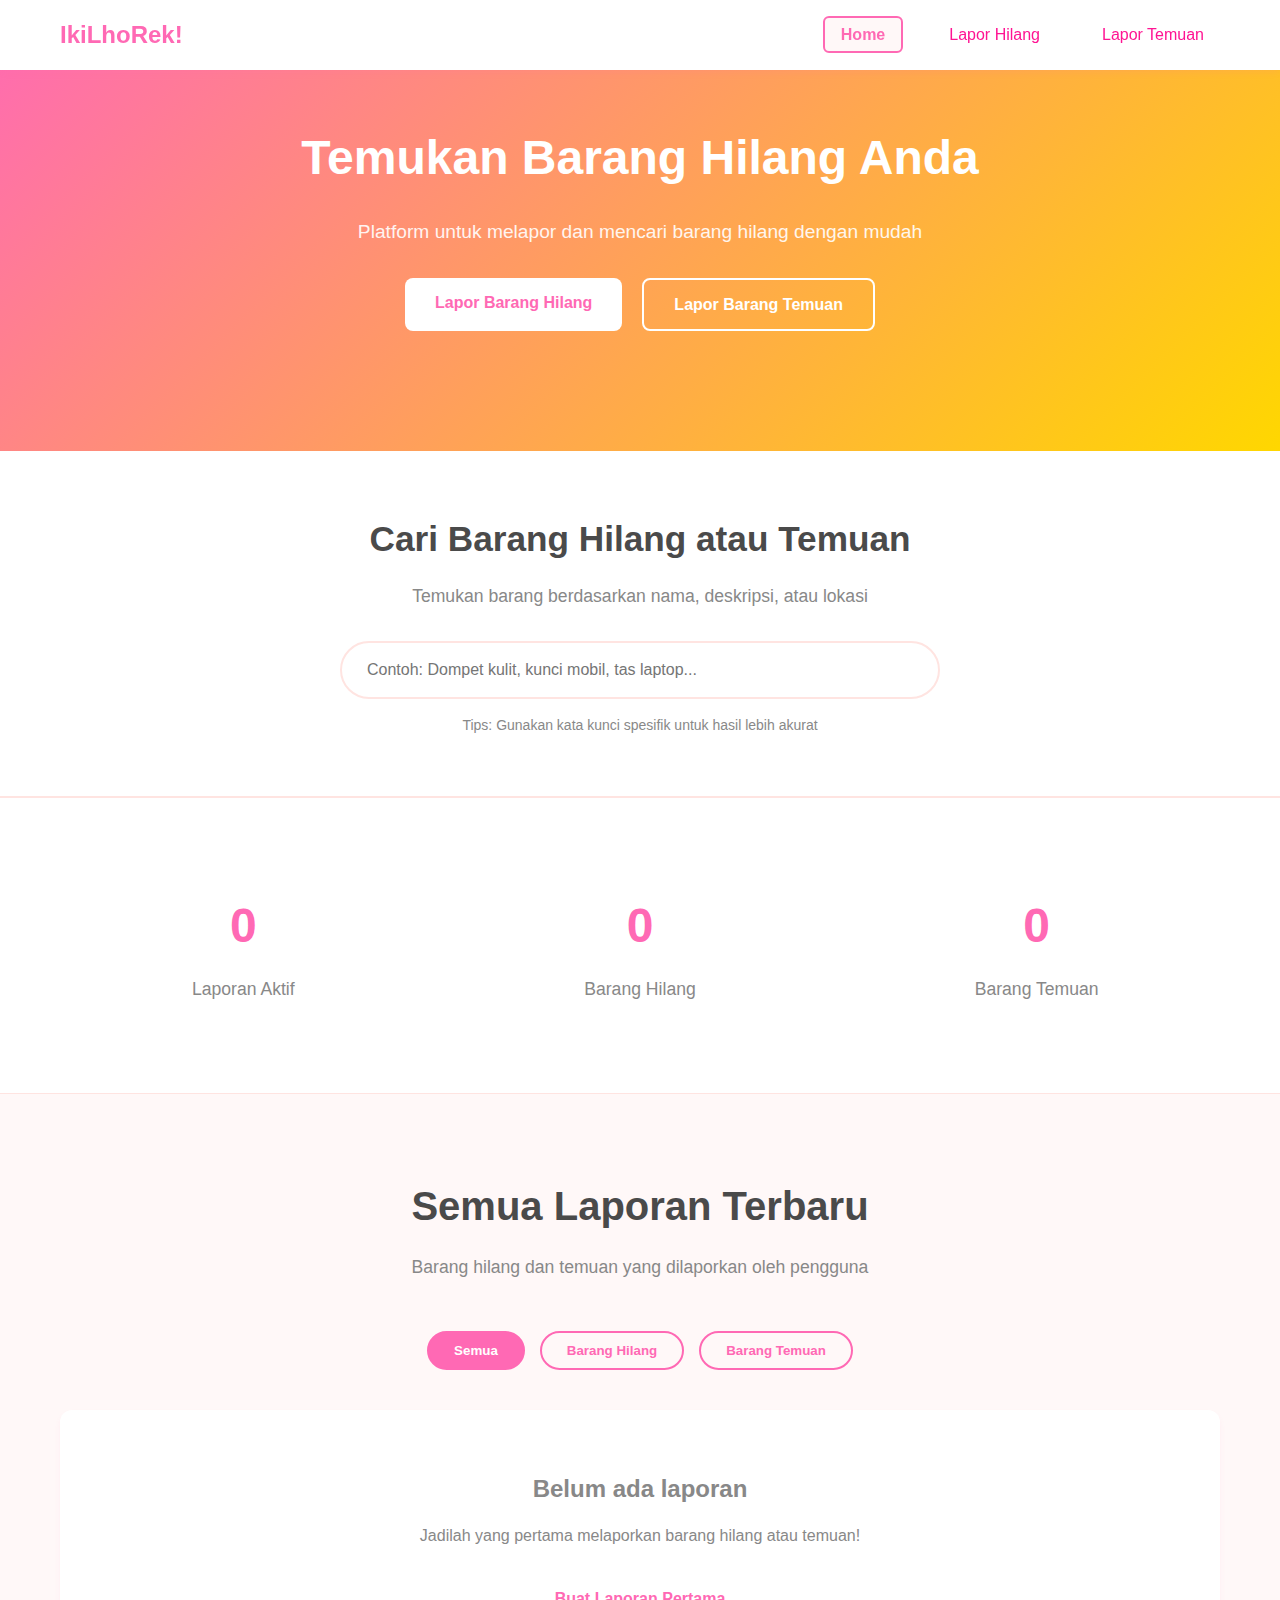
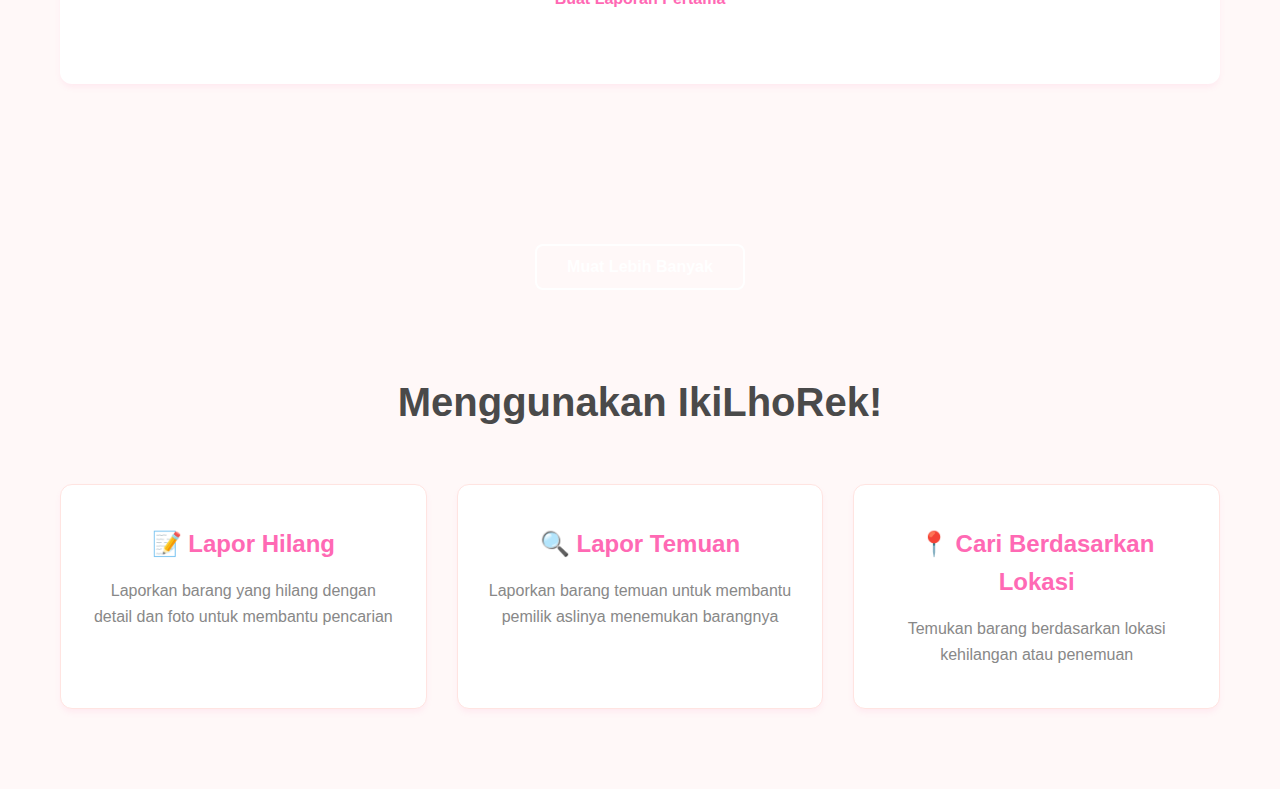
<file: index.html>
<!DOCTYPE html>
<html lang="id">
<head>
    <meta charset="UTF-8">
    <meta name="viewport" content="width=device-width, initial-scale=1.0">
    <title>IkiLhoRek! - Temukan Barang Hilangmu</title>
    <link rel="stylesheet" href="style.css">
</head>
<body>
    <!-- Navigation -->
    <nav class="navbar">
        <div class="nav-container">
            <div class="nav-logo">
                <h2>IkiLhoRek!</h2>
            </div>
            <ul class="nav-menu">
                <li><a href="index.html" class="nav-link active">Home</a></li>
                <li><a href="laporhilang.html" class="nav-link">Lapor Hilang</a></li>
                <li><a href="laportemuan.html" class="nav-link">Lapor Temuan</a></li>
             
            </ul>
        </div>
    </nav>

    <!-- Hero Section -->
    <section class="hero">
        <div class="hero-content">
            <h1>Temukan Barang Hilang Anda</h1>
            <p>Platform untuk melapor dan mencari barang hilang dengan mudah</p>
            <div class="hero-buttons">
                <a href="laporhilang.html" class="btn btn-primary">Lapor Barang Hilang</a>
                <a href="laportemuan.html" class="btn btn-secondary">Lapor Barang Temuan</a>
            </div>
        </div>
    </section>

  <!-- Quick Search Section -->
<section class="quick-search">
    <div class="container">
        <div class="search-box-large">
            <h2>Cari Barang Hilang atau Temuan</h2>
            <p>Temukan barang berdasarkan nama, deskripsi, atau lokasi</p>
            <div class="search-form">
                <input type="text" id="homeSearch" placeholder="Contoh: Dompet kulit, kunci mobil, tas laptop...">
                
            </div>
            <div class="search-tips">
                <span>Tips: Gunakan kata kunci spesifik untuk hasil lebih akurat</span>
            </div>
            
            <!-- Container untuk hasil pencarian -->
            <div id="searchResults" class="search-results" style="display: none;">
                <div class="results-header">
                    <h3>Hasil Pencarian</h3>
                    <span id="resultsCount" class="results-count">0 hasil</span>
                </div>
                <div id="resultsList" class="results-list">
                    <!-- Hasil pencarian akan muncul di sini -->
                </div>
            </div>
        </div>
    </div>
</section>

    <!-- Stats Section -->
    <section class="stats">
        <div class="container">
            <div id="statsContainer">
                <!-- Stats akan diisi oleh JavaScript -->
            </div>
        </div>
    </section>
<!-- All Items Section -->
<section class="all-items">
    <div class="container">
        <div class="section-header">
            <h2>Semua Laporan Terbaru</h2>
            <p>Barang hilang dan temuan yang dilaporkan oleh pengguna</p>
        </div>
        
        <div class="filter-options">
            <button class="filter-btn active" onclick="filterItems('all')">Semua</button>
            <button class="filter-btn" onclick="filterItems('hilang')">Barang Hilang</button>
            <button class="filter-btn" onclick="filterItems('temuan')">Barang Temuan</button>
        </div>

        <!-- INI ELEMENT YANG PENTING -->
        <div id="allItemsContainer" class="items-grid">
            <!-- Semua barang akan ditampilkan di sini oleh JavaScript -->
        </div>

        <div class="load-more-container">
            <button id="loadMoreBtn" class="btn btn-secondary" onclick="loadMoreItems()">Muat Lebih Banyak</button>
        </div>
    </div>
</section>
                <!-- Semua barang akan ditampilkan di sini -->
            </div>

            <div class="load-more-container">
                <button id="loadMoreBtn" class="btn btn-secondary" onclick="loadMoreItems()">Muat Lebih Banyak</button>
            </div>
        </div>
    </section>

    <!-- Features Section -->
    <section class="features">
        <div class="container">
            <h2>Menggunakan IkiLhoRek!</h2>
            <div class="features-grid">
                <div class="feature-card">
                    <h3>📝 Lapor Hilang</h3>
                    <p>Laporkan barang yang hilang dengan detail dan foto untuk membantu pencarian</p>
                </div>
                <div class="feature-card">
                    <h3>🔍 Lapor Temuan</h3>
                    <p>Laporkan barang temuan untuk membantu pemilik aslinya menemukan barangnya</p>
                </div>
                <div class="feature-card">
                    <h3>📍 Cari Berdasarkan Lokasi</h3>
                    <p>Temukan barang berdasarkan lokasi kehilangan atau penemuan</p>
                </div>
            </div>
        </div>
    </section>

    <script src="script.js"></script>
</body>
</html>
</file>
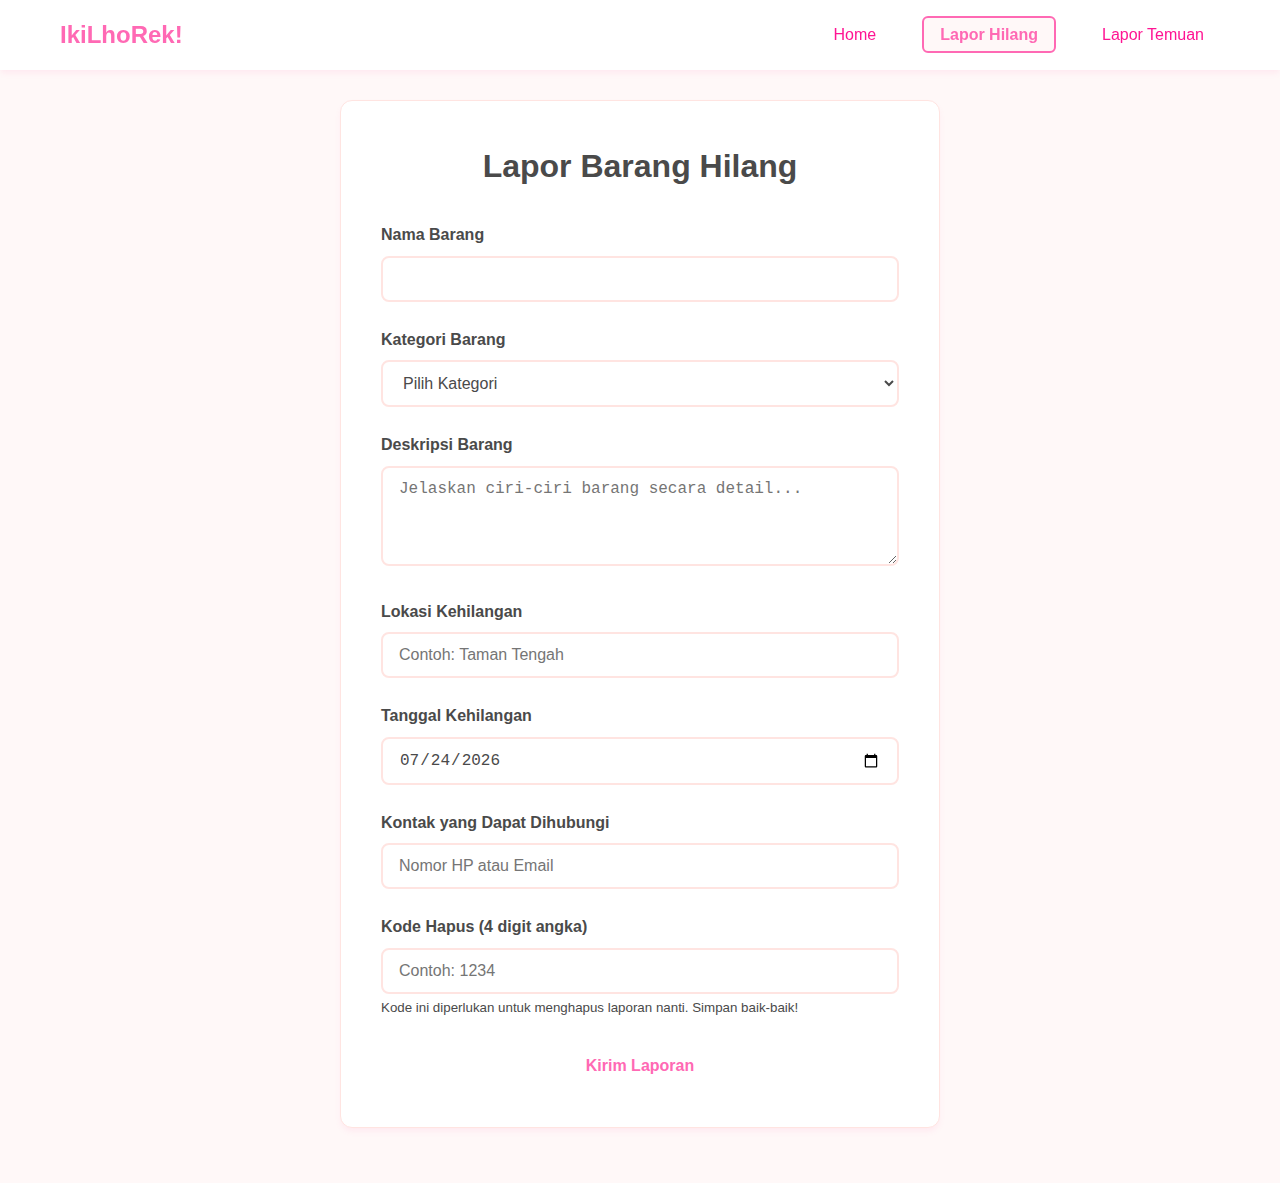
<file: laporhilang.html>
<!DOCTYPE html>
<html lang="id">
<head>
    <meta charset="UTF-8">
    <meta name="viewport" content="width=device-width, initial-scale=1.0">
    <title>LaporBarang - Temukan Barang Hilangmu</title>
    <link rel="stylesheet" href="style.css">
</head>
<body>
    <!-- Navigation -->
    <nav class="navbar">
        <div class="nav-container">
            <div class="nav-logo">
                <h2>IkiLhoRek!</h2>
            </div>
           <ul class="nav-menu">
                <li><a href="index.html" class="nav-link">Home</a></li>
                <li><a href="laporhilang.html" class="nav-link">Lapor Hilang</a></li>
                <li><a href="laportemuan.html" class="nav-link">Lapor Temuan</a></li>
             
            </ul>
        </div>
    </nav>

    <div class="form-container">
        <h1>Lapor Barang Hilang</h1>
        <form id="formHilang">
            <div class="form-group">
                <label for="namaBarang">Nama Barang</label>
                <input type="text" id="namaBarang" name="namaBarang" required>
            </div>

            <div class="form-group">
                <label for="kategori">Kategori Barang</label>
                <select id="kategori" name="kategori" required>
                    <option value="">Pilih Kategori</option>
                    <option value="elektronik">Elektronik</option>
                    <option value="dompet">Dompet/Kartu Identitas</option>
                    <option value="kunci">Kunci</option>
                    <option value="tas">Tas</option>
                    <option value="ponsel">Ponsel</option>
                    <option value="lainnya">Lainnya</option>
                </select>
            </div>

            <div class="form-group">
                <label for="deskripsi">Deskripsi Barang</label>
                <textarea id="deskripsi" name="deskripsi" rows="4" placeholder="Jelaskan ciri-ciri barang secara detail..."></textarea>
            </div>

            <div class="form-group">
                <label for="lokasiHilang">Lokasi Kehilangan</label>
                <input type="text" id="lokasiHilang" name="lokasiHilang" placeholder="Contoh: Taman Tengah" required>
            </div>

            <div class="form-group">
                <label for="tanggalHilang">Tanggal Kehilangan</label>
                <input type="date" id="tanggalHilang" name="tanggalHilang" required>
            </div>

            <div class="form-group">
                <label for="kontak">Kontak yang Dapat Dihubungi</label>
                <input type="text" id="kontak" name="kontak" placeholder="Nomor HP atau Email" required>
            </div>

             <!-- TAMBAHAN: Input Kode Hapus -->
            <div class="form-group">
                <label for="kodeHapusTemuan">Kode Hapus (4 digit angka)</label>
                <input type="text" id="kodeHapusTemuan" name="kodeHapusTemuan" 
                       pattern="\d{4}" maxlength="4" 
                       placeholder="Contoh: 1234" required
                       title="Masukkan 4 digit angka untuk kode hapus">
                <small class="form-help">Kode ini diperlukan untuk menghapus laporan nanti. Simpan baik-baik!</small>
            </div>

            <button type="submit" class="btn btn-primary" style="width: 100%;">Kirim Laporan</button>
        </form>
    </div>

    <script src="script.js"></script>
</body>
</html>
</file>
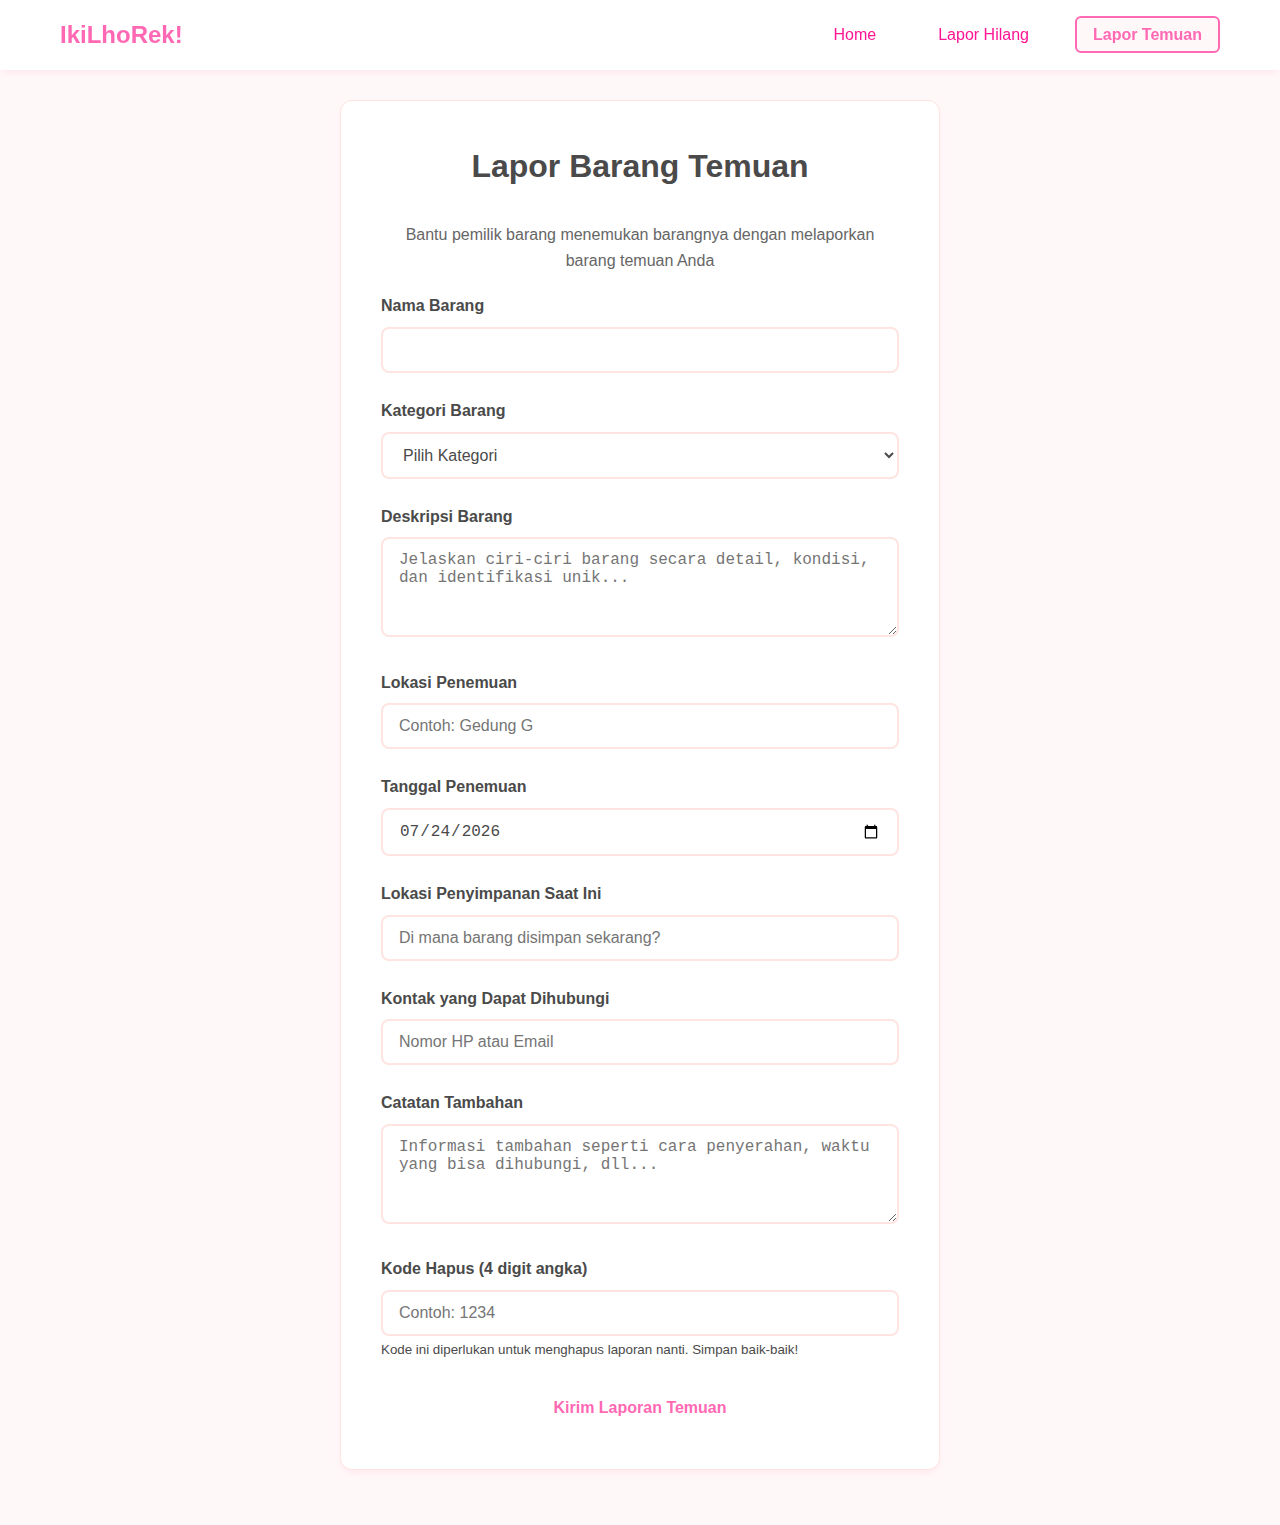
<file: laportemuan.html>
<!DOCTYPE html>
<html lang="id">
<head>
    <meta charset="UTF-8">
    <meta name="viewport" content="width=device-width, initial-scale=1.0">
    <title>IkiLhoRek! - Temukan Barang Hilangmu</title>
    <link rel="stylesheet" href="style.css">
</head>
<body>
    <!-- Navigation -->
    <nav class="navbar">
        <div class="nav-container">
            <div class="nav-logo">
                <h2>IkiLhoRek!</h2>
            </div>
            <ul class="nav-menu">
                <li><a href="index.html" class="nav-link">Home</a></li>
                <li><a href="laporhilang.html" class="nav-link">Lapor Hilang</a></li>
                <li><a href="laportemuan.html" class="nav-link">Lapor Temuan</a></li>
             
            </ul>
        </div>
    </nav>

    <div class="form-container">
        <h1>Lapor Barang Temuan</h1>
        <p style="text-align: center; margin-bottom: 20px; color: #666;">
            Bantu pemilik barang menemukan barangnya dengan melaporkan barang temuan Anda
        </p>
        
        <form id="formTemuan">
            <div class="form-group">
                <label for="namaBarangTemuan">Nama Barang</label>
                <input type="text" id="namaBarangTemuan" name="namaBarangTemuan" required>
            </div>

            <div class="form-group">
                <label for="kategoriTemuan">Kategori Barang</label>
                <select id="kategoriTemuan" name="kategoriTemuan" required>
                    <option value="">Pilih Kategori</option>
                    <option value="elektronik">Elektronik</option>
                    <option value="dompet">Dompet/Kartu Identitas</option>
                    <option value="kunci">Kunci</option>
                    <option value="tas">Tas</option>
                    <option value="ponsel">Ponsel</option>
                    <option value="dokumen">Dokumen</option>
                    <option value="perhiasan">Perhiasan</option>
                    <option value="lainnya">Lainnya</option>
                </select>
            </div>

            <div class="form-group">
                <label for="deskripsiTemuan">Deskripsi Barang</label>
                <textarea id="deskripsiTemuan" name="deskripsiTemuan" rows="4" placeholder="Jelaskan ciri-ciri barang secara detail, kondisi, dan identifikasi unik..." required></textarea>
            </div>

            <div class="form-group">
                <label for="lokasiTemuan">Lokasi Penemuan</label>
                <input type="text" id="lokasiTemuan" name="lokasiTemuan" placeholder="Contoh: Gedung G" required>
            </div>

            <div class="form-group">
                <label for="tanggalTemuan">Tanggal Penemuan</label>
                <input type="date" id="tanggalTemuan" name="tanggalTemuan" required>
            </div>

            <div class="form-group">
                <label for="lokasiSimpan">Lokasi Penyimpanan Saat Ini</label>
                <input type="text" id="lokasiSimpan" name="lokasiSimpan" placeholder="Di mana barang disimpan sekarang?" required>
            </div>

            <div class="form-group">
                <label for="kontakTemuan">Kontak yang Dapat Dihubungi</label>
                <input type="text" id="kontakTemuan" name="kontakTemuan" placeholder="Nomor HP atau Email" required>
            </div>

            <div class="form-group">
                <label for="catatanTambahan">Catatan Tambahan</label>
                <textarea id="catatanTambahan" name="catatanTambahan" rows="3" placeholder="Informasi tambahan seperti cara penyerahan, waktu yang bisa dihubungi, dll..."></textarea>
            </div>

            <!-- TAMBAHAN: Input Kode Hapus -->
            <div class="form-group">
                <label for="kodeHapusTemuan">Kode Hapus (4 digit angka)</label>
                <input type="text" id="kodeHapusTemuan" name="kodeHapusTemuan" 
                       pattern="\d{4}" maxlength="4" 
                       placeholder="Contoh: 1234" required
                       title="Masukkan 4 digit angka untuk kode hapus">
                <small class="form-help">Kode ini diperlukan untuk menghapus laporan nanti. Simpan baik-baik!</small>
            </div>

            <button type="submit" class="btn btn-primary" style="width: 100%;">Kirim Laporan Temuan</button>
        </form>
    </div>

    <script src="script.js"></script>
</body>
</html>
</file>
<file: style.css>
/* Reset dan Base Styles */
* {
    margin: 0;
    padding: 0;
    box-sizing: border-box;
}

:root {
    --primary: #FF69B4; /* Pink pastel */
    --primary-dark: #FF1493; /* Pink lebih gelap */
    --secondary: #FFD700; /* Kuning pastel */
    --success: #32CD32; /* Hijau untuk success */
    --warning: #FFA500; /* Orange untuk warning */
    --error: #FF4500; /* Merah untuk error */
    --background: #FFF8F8; /* Pink sangat muda */
    --surface: #FFFFFF; /* Putih */
    --text: #4A4A4A; /* Abu-abu gelap */
    --text-light: #888888; /* Abu-abu medium */
    --border: #FFE4E1; /* Pink border sangat muda */
    --shadow: 0 4px 6px -1px rgba(255, 105, 180, 0.1);
}

body {
    font-family: 'Segoe UI', Tahoma, Geneva, Verdana, sans-serif;
    line-height: 1.6;
    color: var(--text);
    background-color: var(--background);
}

.container {
    max-width: 1200px;
    margin: 0 auto;
    padding: 0 20px;
}

/* Navigation */
.navbar {
    background: var(--surface);
    box-shadow: var(--shadow);
    position: fixed;
    width: 100%;
    top: 0;
    z-index: 1000;
}

.nav-container {
    max-width: 1200px;
    margin: 0 auto;
    padding: 0 20px;
    display: flex;
    justify-content: space-between;
    align-items: center;
    height: 70px;
}

.nav-logo h2 {
    color: var(--primary);
    font-weight: 700;
}

.nav-menu {
    display: flex;
    list-style: none;
    gap: 30px;
}

.nav-link {
    text-decoration: none;
    color: #FF1493;
    font-weight: 500;
    transition: all 0.3s ease;
    padding: 8px 16px;
    border-radius: 6px;
}

.nav-link:hover {
    color: var(--primary);
    background: var(--background);
}

.nav-link.active {
    color: var(--primary);
    background: var(--background);
    font-weight: 700; /* Lebih bold */
    border: 2px solid var(--primary); /* Tambah border untuk emphasis */
    transform: translateY(-1px); /* Sedikit lift effect */
}

/* Hero Section */
.hero {
    background: linear-gradient(135deg, var(--primary), var(--secondary));
    color: white;
    padding: 120px 0 80px;
    text-align: center;
}

.hero-content h1 {
    font-size: 3rem;
    margin-bottom: 20px;
    font-weight: 700;
}

.hero-content p {
    font-size: 1.2rem;
    margin-bottom: 30px;
    opacity: 0.9;
    max-width: 600px;
    margin-left: auto;
    margin-right: auto;
}

.hero-buttons {
    display: flex;
    gap: 20px;
    justify-content: center;
    flex-wrap: wrap;
    margin-bottom: 40px;
}

/* Quick Search Section */
.quick-search {
    background: var(--surface);
    padding: 60px 0;
    border-bottom: 1px solid var(--border);
}

.search-box-large {
    text-align: center;
    max-width: 800px;
    margin: 0 auto;
}

.search-box-large h2 {
    font-size: 2.2rem;
    margin-bottom: 15px;
    color: var(--text);
}

.search-box-large p {
    font-size: 1.1rem;
    color: var(--text-light);
    margin-bottom: 30px;
}

.search-form {
    position: relative;
    max-width: 600px;
    margin: 0 auto;
}

.search-form input {
    width: 100%;
    padding: 18px 70px 18px 25px;
    border: 2px solid var(--border);
    border-radius: 50px;
    font-size: 16px;
    background: var(--surface);
    transition: all 0.3s;
}

.search-form input:focus {
    outline: none;
    border-color: var(--primary);
    box-shadow: 0 0 0 3px rgba(255, 105, 180, 0.1);
}

.search-form button {
    position: absolute;
    right: 8px;
    top: 8px;
    background: var(--primary);
    color: white;
    border: none;
    border-radius: 50px;
    padding: 10px 25px;
    cursor: pointer;
    transition: background 0.3s;
    font-weight: 600;
}

.search-form button:hover {
    background: var(--primary-dark);
}

.search-tips {
    margin-top: 15px;
    font-size: 14px;
    color: var(--text-light);
}

/* Buttons */
.btn {
    padding: 12px 30px;
    border: none;
    border-radius: 8px;
    text-decoration: none;
    font-weight: 600;
    transition: all 0.3s;
    cursor: pointer;
    display: inline-block;
    text-align: center;
    font-size: 16px;
}

.btn-primary {
    background: white;
    color: var(--primary);
}

.btn-primary:hover {
    background: #FFF0F5;
    transform: translateY(-2px);
    box-shadow: 0 5px 15px rgba(255, 105, 180, 0.2);
}

.btn-secondary {
    background: transparent;
    color: white;
    border: 2px solid white;
}

.btn-secondary:hover {
    background: white;
    color: var(--primary);
    transform: translateY(-2px);
}

.btn-success {
    background: var(--success);
    color: white;
}

.btn-success:hover {
    background: #2E8B57;
    transform: translateY(-2px);
}

.btn-large {
    padding: 15px 40px;
    font-size: 1.1rem;
}

/* Stats Section */
.stats {
    background: var(--surface);
    padding: 60px 0;
    border-top: 1px solid var(--border);
    border-bottom: 1px solid var(--border);
}

.stats-grid {
    display: grid;
    grid-template-columns: repeat(auto-fit, minmax(200px, 1fr));
    gap: 30px;
    text-align: center;
}

.stat-card {
    padding: 30px 20px;
}

.stat-card h3 {
    font-size: 3rem;
    color: var(--primary);
    margin-bottom: 10px;
    font-weight: 700;
}

.stat-card p {
    color: var(--text-light);
    font-size: 1.1rem;
}

/* All Items Section */
.all-items {
    padding: 80px 0;
    background: var(--background);
}

.section-header {
    text-align: center;
    margin-bottom: 50px;
}

.section-header h2 {
    font-size: 2.5rem;
    margin-bottom: 15px;
    color: var(--text);
}

.section-header p {
    font-size: 1.1rem;
    color: var(--text-light);
    max-width: 600px;
    margin: 0 auto;
}

/* Filter Options */
.filter-options {
    display: flex;
    justify-content: center;
    gap: 15px;
    margin-bottom: 40px;
    flex-wrap: wrap;
}

.filter-btn {
    padding: 10px 25px;
    border: 2px solid var(--primary);
    background: transparent;
    color: var(--primary);
    border-radius: 25px;
    cursor: pointer;
    font-weight: 600;
    transition: all 0.3s;
}

.filter-btn.active,
.filter-btn:hover {
    background: var(--primary);
    color: white;
}

/* Items Grid */
.items-grid {
    display: grid;
    grid-template-columns: repeat(auto-fill, minmax(350px, 1fr));
    gap: 25px;
    margin-bottom: 40px;
}

.item-card {
    background: var(--surface);
    padding: 25px;
    border-radius: 12px;
    box-shadow: var(--shadow);
    border: 1px solid var(--border);
    transition: transform 0.3s, box-shadow 0.3s;
    position: relative;
}

.item-card:hover {
    transform: translateY(-3px);
    box-shadow: 0 10px 25px rgba(255, 105, 180, 0.15);
}

.item-card.hilang {
    border-left: 4px solid var(--primary);
}

.item-card.temuan {
    border-left: 4px solid var(--secondary);
}

.item-badge {
    position: absolute;
    top: 15px;
    right: 15px;
    padding: 4px 12px;
    border-radius: 20px;
    font-size: 12px;
    font-weight: 600;
    text-transform: uppercase;
}

.item-card.hilang .item-badge {
    background: #FFF0F5;
    color: var(--primary);
}

.item-card.temuan .item-badge {
    background: #FFFACD;
    color: #B8860B;
}

.item-card h3 {
    color: var(--primary);
    margin-bottom: 15px;
    font-size: 1.3rem;
    padding-right: 80px;
}

.item-details {
    margin-bottom: 20px;
}

.item-details p {
    margin-bottom: 8px;
    line-height: 1.5;
    font-size: 14px;
}

.item-details strong {
    color: var(--text);
}

.kategori {
    background: var(--background);
    padding: 2px 8px;
    border-radius: 4px;
    font-size: 12px;
    font-weight: 600;
}

.item-meta {
    display: flex;
    justify-content: space-between;
    align-items: center;
    margin-top: 15px;
    padding-top: 15px;
    border-top: 1px solid var(--border);
}

.item-date {
    font-size: 12px;
    color: var(--text-light);
}

.item-contact {
    background: var(--primary);
    color: white;
    border: none;
    padding: 6px 12px;
    border-radius: 4px;
    cursor: pointer;
    font-size: 12px;
    transition: background 0.3s;
}

.item-contact:hover {
    background: var(--primary-dark);
}

.load-more-container {
    text-align: center;
    margin-top: 40px;
}

/* Features Section */
.features {
    padding: 80px 0;
}

.features h2 {
    text-align: center;
    margin-bottom: 50px;
    font-size: 2.5rem;
    color: var(--text);
}

.features-grid {
    display: grid;
    grid-template-columns: repeat(auto-fit, minmax(300px, 1fr));
    gap: 30px;
}

.feature-card {
    background: var(--surface);
    padding: 40px 30px;
    border-radius: 12px;
    box-shadow: var(--shadow);
    text-align: center;
    transition: transform 0.3s, box-shadow 0.3s;
    border: 1px solid var(--border);
}

.feature-card:hover {
    transform: translateY(-5px);
    box-shadow: 0 20px 40px rgba(255, 105, 180, 0.1);
}

.feature-card h3 {
    margin-bottom: 15px;
    font-size: 1.5rem;
    color: var(--primary);
}

.feature-card p {
    color: var(--text-light);
    line-height: 1.6;
}

/* Search Hero Section */
.search-hero {
    background: linear-gradient(135deg, var(--primary), var(--secondary));
    color: white;
    padding: 100px 0 60px;
    margin-top: 70px;
}

.search-hero-content {
    text-align: center;
}

.search-hero-content h1 {
    font-size: 2.5rem;
    margin-bottom: 15px;
}

.search-hero-content p {
    font-size: 1.1rem;
    opacity: 0.9;
}

/* Search Container */
.search-container {
    max-width: 800px;
    margin: 40px auto;
    background: var(--surface);
    padding: 40px;
    border-radius: 12px;
    box-shadow: var(--shadow);
    border: 1px solid var(--border);
}

.search-form-advanced .form-row {
    display: grid;
    grid-template-columns: 1fr 1fr;
    gap: 20px;
    margin-bottom: 25px;
}

.search-form-advanced .form-actions {
    display: flex;
    gap: 15px;
    justify-content: center;
    margin-top: 30px;
}

/* Quick Results */
.quick-results {
    margin: 60px 0;
}

.quick-results h3 {
    text-align: center;
    margin-bottom: 30px;
    font-size: 1.8rem;
    color: var(--text);
}

/* Form Styles */
.form-container {
    max-width: 600px;
    margin: 100px auto 50px;
    background: var(--surface);
    padding: 40px;
    border-radius: 12px;
    box-shadow: var(--shadow);
    border: 1px solid var(--border);
}

.form-container h1 {
    text-align: center;
    margin-bottom: 30px;
    color: var(--text);
}

.form-group {
    margin-bottom: 25px;
}

.form-group label {
    display: block;
    margin-bottom: 8px;
    font-weight: 600;
    color: var(--text);
}

.form-group input,
.form-group select,
.form-group textarea {
    width: 100%;
    padding: 12px 16px;
    border: 2px solid var(--border);
    border-radius: 8px;
    font-size: 16px;
    transition: border-color 0.3s;
    background: var(--surface);
    color: var(--text);
}

.form-group input:focus,
.form-group select:focus,
.form-group textarea:focus {
    outline: none;
    border-color: var(--primary);
    box-shadow: 0 0 0 3px rgba(255, 105, 180, 0.1);
}

.form-group textarea {
    resize: vertical;
    min-height: 100px;
}

/* File Upload */
.file-upload {
    border: 2px dashed var(--border);
    border-radius: 8px;
    padding: 20px;
    text-align: center;
    transition: border-color 0.3s;
}

.file-upload:hover {
    border-color: var(--primary);
}

.file-upload input {
    display: none;
}

.file-upload label {
    cursor: pointer;
    color: var(--primary);
    font-weight: 600;
}

.preview-container {
    margin-top: 15px;
}

.preview-container img {
    max-width: 200px;
    max-height: 200px;
    border-radius: 8px;
    margin-bottom: 10px;
}

.preview-container button {
    background: var(--error);
    color: white;
    border: none;
    padding: 5px 10px;
    border-radius: 4px;
    cursor: pointer;
    font-size: 12px;
}

/* Search Results */
.search-results {
    margin-top: 100px;
    padding: 20px 0;
}

.results-info {
    background: var(--surface);
    padding: 20px;
    border-radius: 8px;
    margin-bottom: 30px;
    text-align: center;
    box-shadow: var(--shadow);
}

.results-grid {
    display: grid;
    grid-template-columns: repeat(auto-fill, minmax(350px, 1fr));
    gap: 25px;
    margin-bottom: 40px;
}

.result-card {
    background: var(--surface);
    padding: 25px;
    border-radius: 12px;
    box-shadow: var(--shadow);
    border: 1px solid var(--border);
    transition: transform 0.3s, box-shadow 0.3s;
    position: relative;
}

.result-card:hover {
    transform: translateY(-3px);
    box-shadow: 0 10px 25px rgba(255, 105, 180, 0.15);
}

.result-card.hilang {
    border-left: 4px solid var(--primary);
}

.result-card.temuan {
    border-left: 4px solid var(--secondary);
}

.result-badge {
    position: absolute;
    top: 15px;
    right: 15px;
    padding: 4px 12px;
    border-radius: 20px;
    font-size: 12px;
    font-weight: 600;
    text-transform: uppercase;
}

.result-card.hilang .result-badge {
    background: #FFF0F5;
    color: var(--primary);
}

.result-card.temuan .result-badge {
    background: #FFFACD;
    color: #B8860B;
}

.result-card h3 {
    color: var(--primary);
    margin-bottom: 15px;
    font-size: 1.3rem;
    padding-right: 80px;
}

.result-details {
    margin-bottom: 20px;
}

.result-details p {
    margin-bottom: 8px;
    line-height: 1.5;
}

.result-details strong {
    color: var(--text);
}

.kontak-info {
    color: var(--primary);
    font-weight: 600;
}

.post-date {
    font-size: 12px;
    color: var(--text-light);
    margin-top: 10px;
    padding-top: 10px;
    border-top: 1px solid var(--border);
}

.result-actions {
    text-align: right;
}

.btn-contact {
    background: var(--primary);
    color: white;
    border: none;
    padding: 8px 16px;
    border-radius: 6px;
    cursor: pointer;
    font-size: 14px;
    transition: background 0.3s;
}

.btn-contact:hover {
    background: var(--primary-dark);
}

/* No Results & No Items */
.no-result,
.no-items {
    text-align: center;
    padding: 60px 20px;
    background: var(--surface);
    border-radius: 12px;
    box-shadow: var(--shadow);
}

.no-result h3,
.no-items h3 {
    font-size: 1.5rem;
    margin-bottom: 15px;
    color: var(--text-light);
}

.no-result p,
.no-items p {
    color: var(--text-light);
    margin-bottom: 25px;
}

.no-items {
    grid-column: 1 / -1;
}

/* Notifications */
.notification {
    position: fixed;
    top: 90px;
    right: 20px;
    background: var(--surface);
    padding: 15px 20px;
    border-radius: 8px;
    box-shadow: 0 10px 25px rgba(255, 105, 180, 0.2);
    border-left: 4px solid var(--primary);
    z-index: 1001;
    display: flex;
    align-items: center;
    gap: 15px;
    max-width: 400px;
    animation: slideIn 0.3s ease;
}

.notification.success {
    border-left-color: var(--success);
}

.notification.error {
    border-left-color: var(--error);
}

.notification button {
    background: none;
    border: none;
    font-size: 18px;
    cursor: pointer;
    color: var(--text-light);
}

@keyframes slideIn {
    from {
        transform: translateX(100%);
        opacity: 0;
    }
    to {
        transform: translateX(0);
        opacity: 1;
    }
}

/* Responsive Design */
@media (max-width: 768px) {
    .nav-menu {
        gap: 15px;
    }
    
    .nav-link {
        padding: 6px 12px;
        font-size: 14px;
    }
    
    .hero-content h1 {
        font-size: 2rem;
    }
    
    .hero-buttons {
        flex-direction: column;
        align-items: center;
    }
    
    .features-grid {
        grid-template-columns: 1fr;
    }
    
    .form-container {
        margin: 80px 20px 30px;
        padding: 25px;
    }
    
    .results-grid,
    .items-grid {
        grid-template-columns: 1fr;
    }
    
    .stats-grid {
        grid-template-columns: repeat(2, 1fr);
    }
    
    .notification {
        left: 20px;
        right: 20px;
        max-width: none;
    }
    
    .search-form-advanced .form-row {
        grid-template-columns: 1fr;
    }
    
    .search-form-advanced .form-actions {
        flex-direction: column;
    }
    
    .filter-options {
        justify-content: flex-start;
        overflow-x: auto;
        padding-bottom: 10px;
    }
    
    .search-box-large h2 {
        font-size: 1.8rem;
    }
    
    .section-header h2 {
        font-size: 2rem;
    }
}

@media (max-width: 480px) {
    .nav-container {
        flex-direction: column;
        height: auto;
        padding: 15px 20px;
    }
    
    .nav-menu {
        margin-top: 15px;
        gap: 10px;
    }
    
    .hero {
        padding: 140px 0 60px;
    }
    
    .stats-grid {
        grid-template-columns: 1fr;
    }
    
    .form-container {
        padding: 20px 15px;
    }
    
    .search-container {
        margin: 20px;
        padding: 25px 20px;
    }
    
    .search-hero {
        padding: 80px 0 40px;
    }
    
    .search-hero-content h1 {
        font-size: 2rem;
    }
    
    .item-card,
    .result-card {
        padding: 20px 15px;
    }
}

/* Utility Classes */
.text-center {
    text-align: center;
}

.mt-20 {
    margin-top: 20px;
}

.mb-20 {
    margin-bottom: 20px;
}

.hidden {
    display: none;
}

/* Status Badges */
.item-status,
.result-status {
    position: absolute;
    top: 15px;
    left: 15px;
    padding: 4px 8px;
    border-radius: 12px;
    font-size: 10px;
    font-weight: 600;
    text-transform: uppercase;
}

.status-aktif {
    background: #d1fae5;
    color: #065f46;
}

.status-selesai {
    background: #dbeafe;
    color: #1e40af;
}

.status-dicabut {
    background: #f3f4f6;
    color: #6b7280;
}

/* Admin Panel Styles */
.admin-section {
    background: var(--surface);
    padding: 30px;
    border-radius: 12px;
    box-shadow: var(--shadow);
    margin: 100px auto 50px;
    max-width: 1000px;
}

.admin-section h3 {
    color: var(--primary);
    margin-bottom: 20px;
    text-align: center;
}

.admin-stats {
    display: grid;
    grid-template-columns: repeat(auto-fit, minmax(150px, 1fr));
    gap: 15px;
    margin-bottom: 30px;
}

.admin-stat {
    background: var(--background);
    padding: 15px;
    border-radius: 8px;
    text-align: center;
    border: 1px solid var(--border);
}

.admin-stat span {
    display: block;
    color: var(--text-light);
    font-size: 14px;
    margin-bottom: 5px;
}

.admin-stat strong {
    color: var(--primary);
    font-size: 1.5rem;
}

.laporan-list h4 {
    color: var(--text);
    margin-bottom: 20px;
    padding-bottom: 10px;
    border-bottom: 2px solid var(--border);
}

.admin-item-card {
    background: var(--background);
    padding: 20px;
    border-radius: 8px;
    margin-bottom: 15px;
    border: 1px solid var(--border);
    border-left: 4px solid var(--primary);
}

.admin-item-card.temuan {
    border-left-color: var(--secondary);
}

.admin-item-header {
    display: flex;
    justify-content: space-between;
    align-items: center;
    margin-bottom: 10px;
}

.admin-item-header h4 {
    color: var(--primary);
    margin: 0;
}

.item-id {
    font-size: 12px;
    color: var(--text-light);
    background: var(--surface);
    padding: 2px 8px;
    border-radius: 4px;
}

.admin-item-details {
    margin-bottom: 15px;
}

.admin-item-details p {
    margin-bottom: 5px;
    font-size: 14px;
}

.status-badge {
    padding: 2px 8px;
    border-radius: 10px;
    font-size: 10px;
    font-weight: 600;
}

.admin-item-actions {
    display: flex;
    gap: 10px;
    align-items: center;
}

.status-select {
    padding: 5px 10px;
    border: 1px solid var(--border);
    border-radius: 4px;
    background: var(--surface);
    color: var(--text);
}

.btn-delete {
    background: var(--error);
    color: white;
    border: none;
    padding: 5px 10px;
    border-radius: 4px;
    cursor: pointer;
    font-size: 12px;
    transition: background 0.3s;
}

.btn-delete:hover {
    background: #dc2626;
}

.no-data {
    text-align: center;
    color: var(--text-light);
    padding: 40px;
    background: var(--background);
    border-radius: 8px;
    border: 2px dashed var(--border);
}

.search-results {
    margin-top: 30px;
    border: 1px solid #e0e0e0;
    border-radius: 12px;
    background: white;
    box-shadow: 0 4px 15px rgba(0,0,0,0.1);
    overflow: hidden;
}

.results-header {
    padding: 20px;
    border-bottom: 1px solid #e0e0e0;
    background: #f8f9fa;
    display: flex;
    justify-content: space-between;
    align-items: center;
}

.results-header h3 {
    margin: 0;
    font-size: 1.3em;
    color: #333;
    font-weight: 600;
}

.results-count {
    background: #007bff;
    color: white;
    padding: 6px 12px;
    border-radius: 20px;
    font-size: 0.9em;
    font-weight: 500;
}

.results-list {
    max-height: 500px;
    overflow-y: auto;
}

.result-item {
    padding: 20px;
    border-bottom: 1px solid #f0f0f0;
    transition: all 0.3s ease;
    cursor: pointer;
}

.result-item:hover {
    background-color: #f8f9fa;
    transform: translateX(5px);
}

.result-item:last-child {
    border-bottom: none;
}

.item-header {
    display: flex;
    justify-content: space-between;
    align-items: flex-start;
    margin-bottom: 10px;
}

.item-name {
    font-weight: 700;
    color: #2c3e50;
    font-size: 1.2em;
    margin: 0;
}

.item-status {
    padding: 4px 12px;
    margin: -10px;
    border-radius: 20px;
    font-size: 0.8em;
    font-weight: 600;
}

.status-hilang {
    background: #ffeaa7;
    color: #e17055;
}

.status-temuan {
    background: #a29bfe;
    color: white;
}

.item-description {
    color: #666;
    margin-bottom: 10px;
    line-height: 1.5;
}

.item-meta {
    display: flex;
    justify-content: space-between;
    align-items: center;
    font-size: 0.9em;
    color: #7f8c8d;
}

.item-location {
    display: flex;
    align-items: center;
    gap: 5px;
}

.item-category {
    background: #e9ecef;
    padding: 4px 10px;
    border-radius: 15px;
    font-size: 0.8em;
}

.item-date {
    color: #95a5a6;
}

.no-results {
    padding: 40px 20px;
    text-align: center;
    color: #7f8c8d;
}

.no-results .icon {
    font-size: 3em;
    margin-bottom: 10px;
    opacity: 0.5;
}

.loading {
    padding: 20px;
    text-align: center;
    color: #007bff;
}

/* Animasi */
@keyframes fadeIn {
    from { opacity: 0; transform: translateY(10px); }
    to { opacity: 1; transform: translateY(0); }
}

.search-results {
    animation: fadeIn 0.3s ease;
}
</file>
